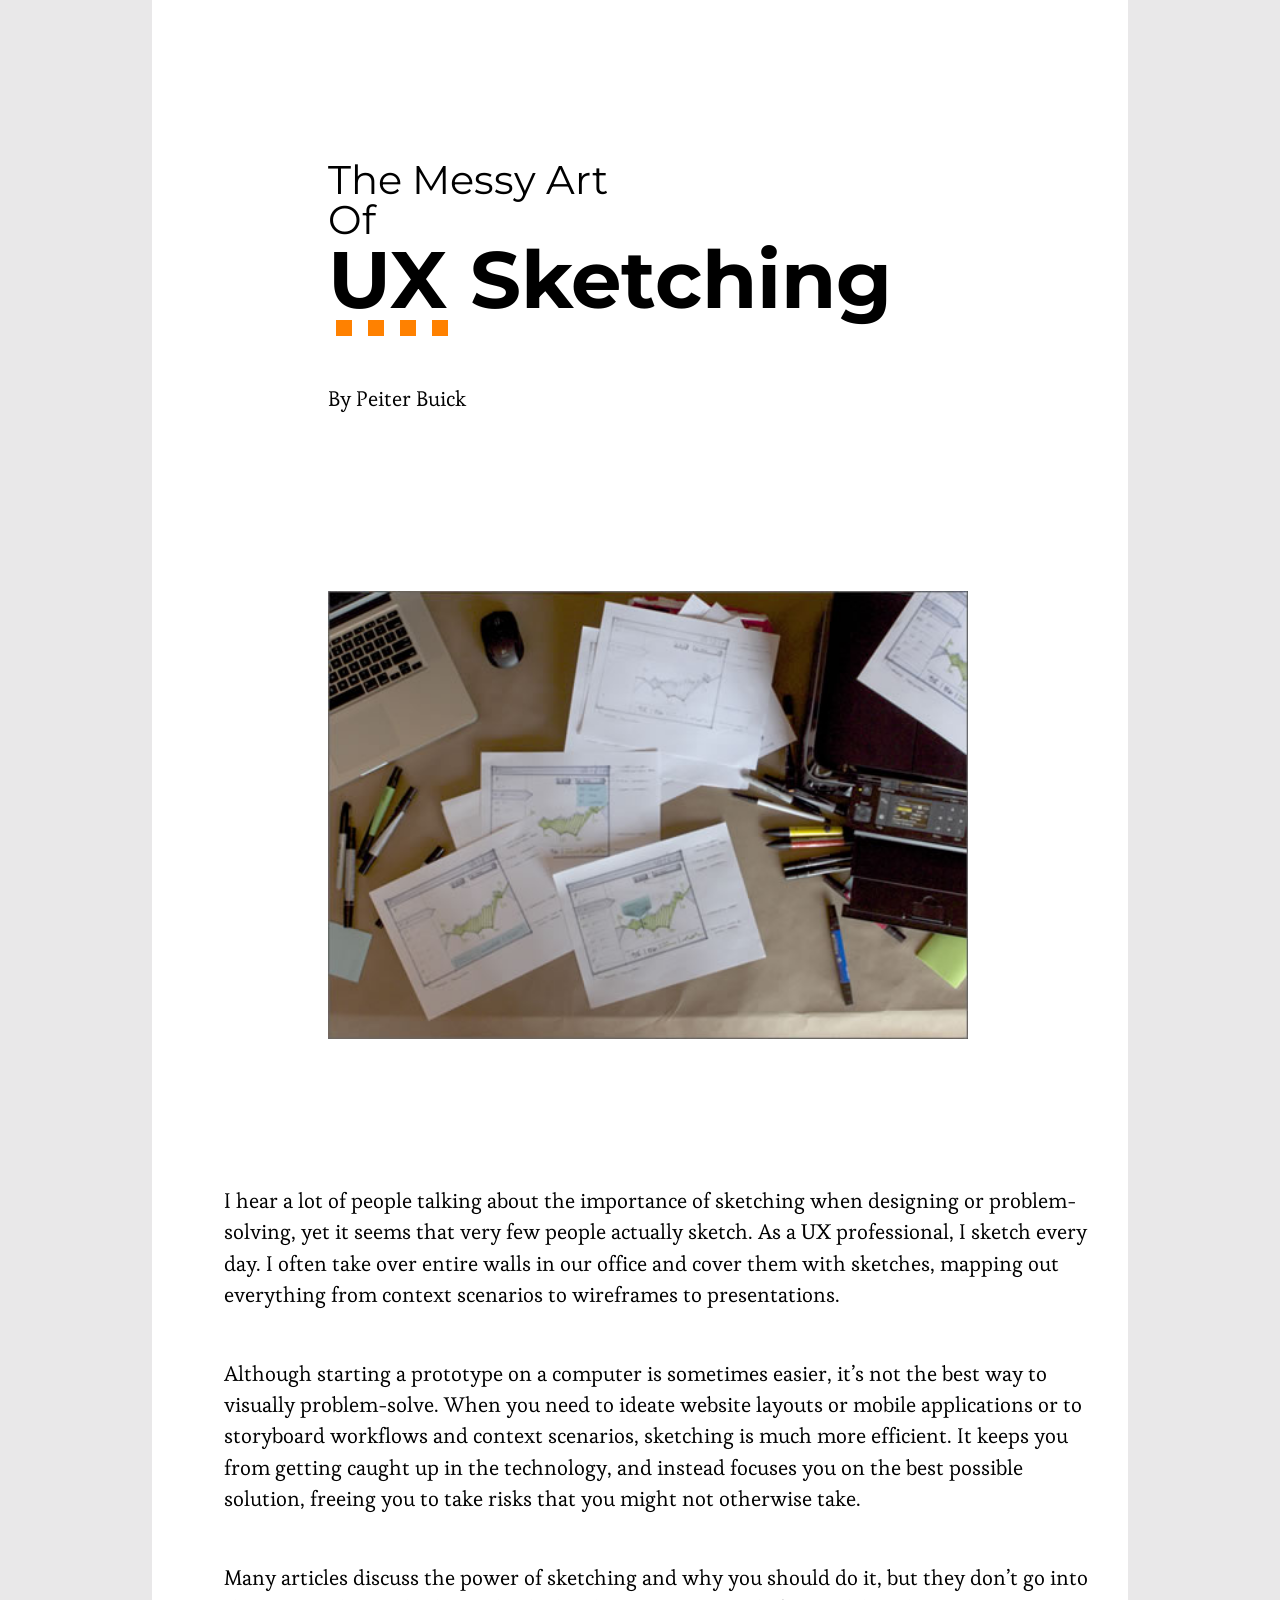
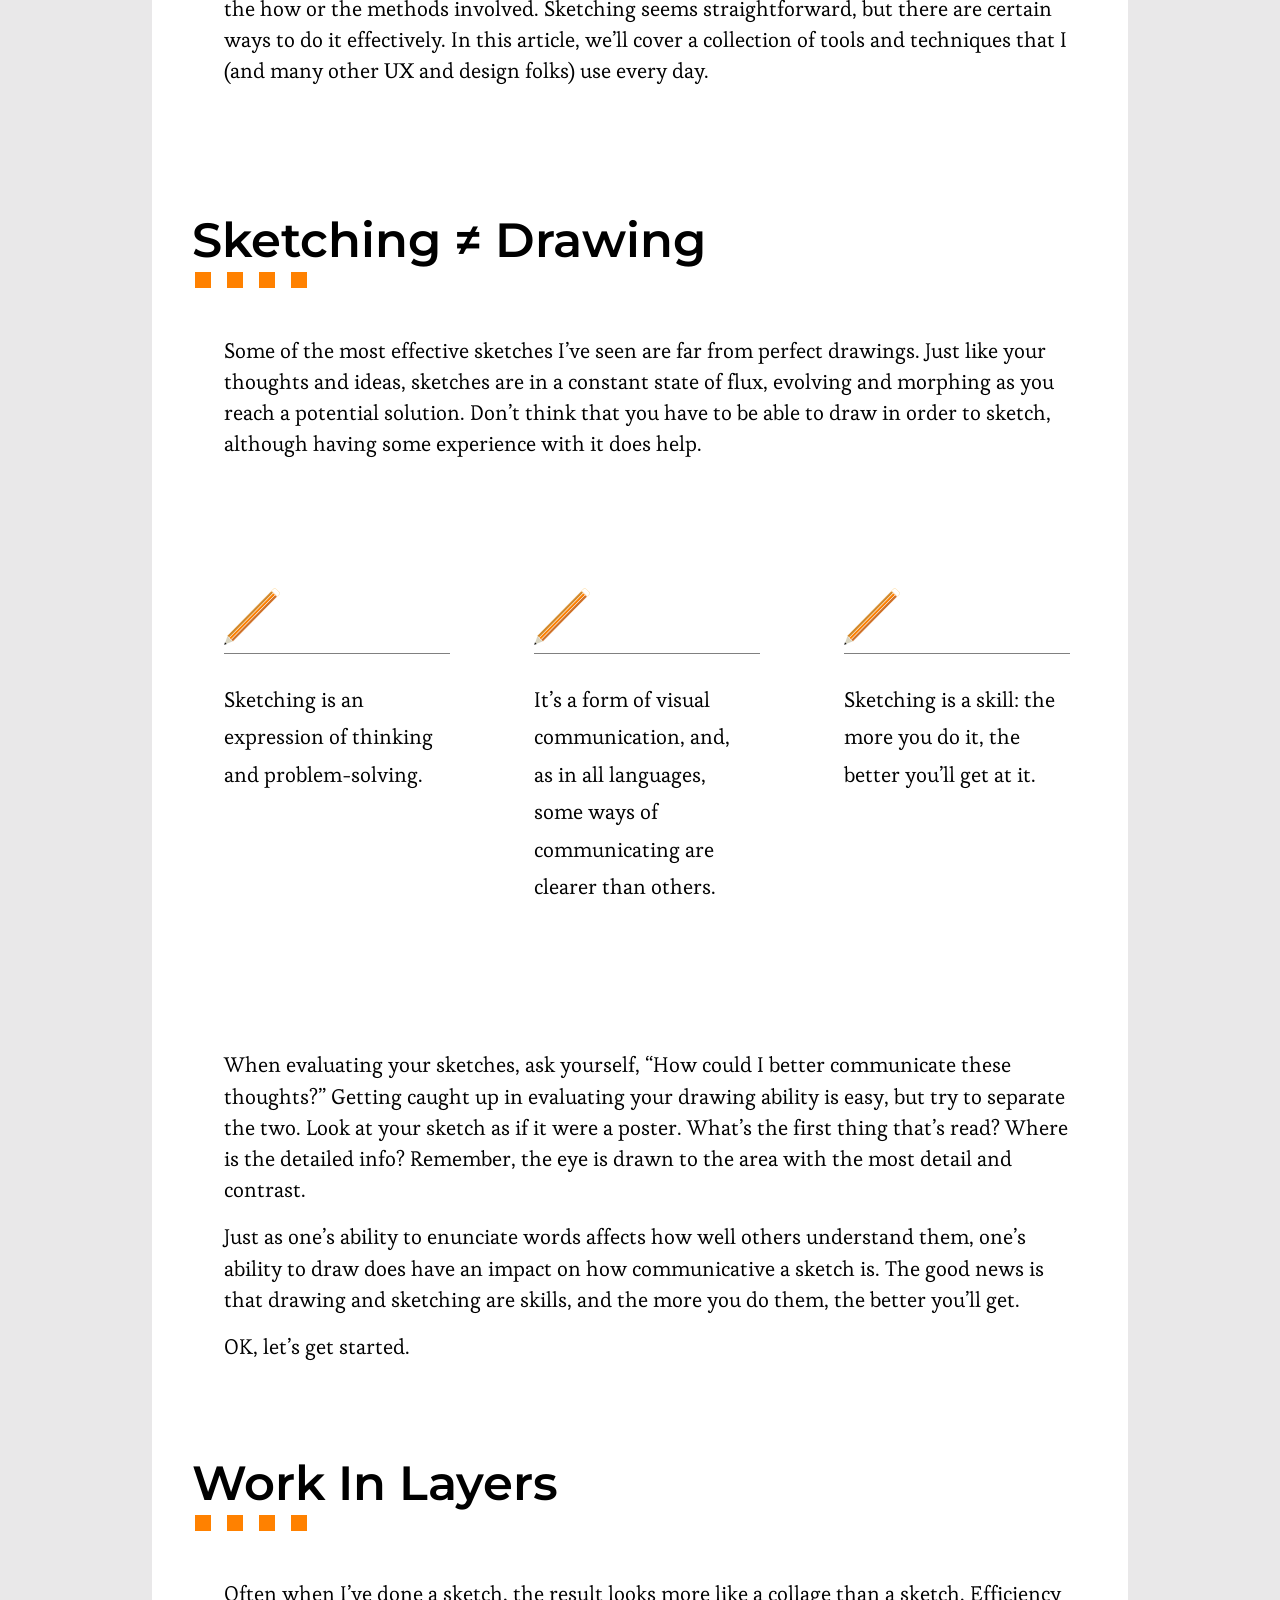
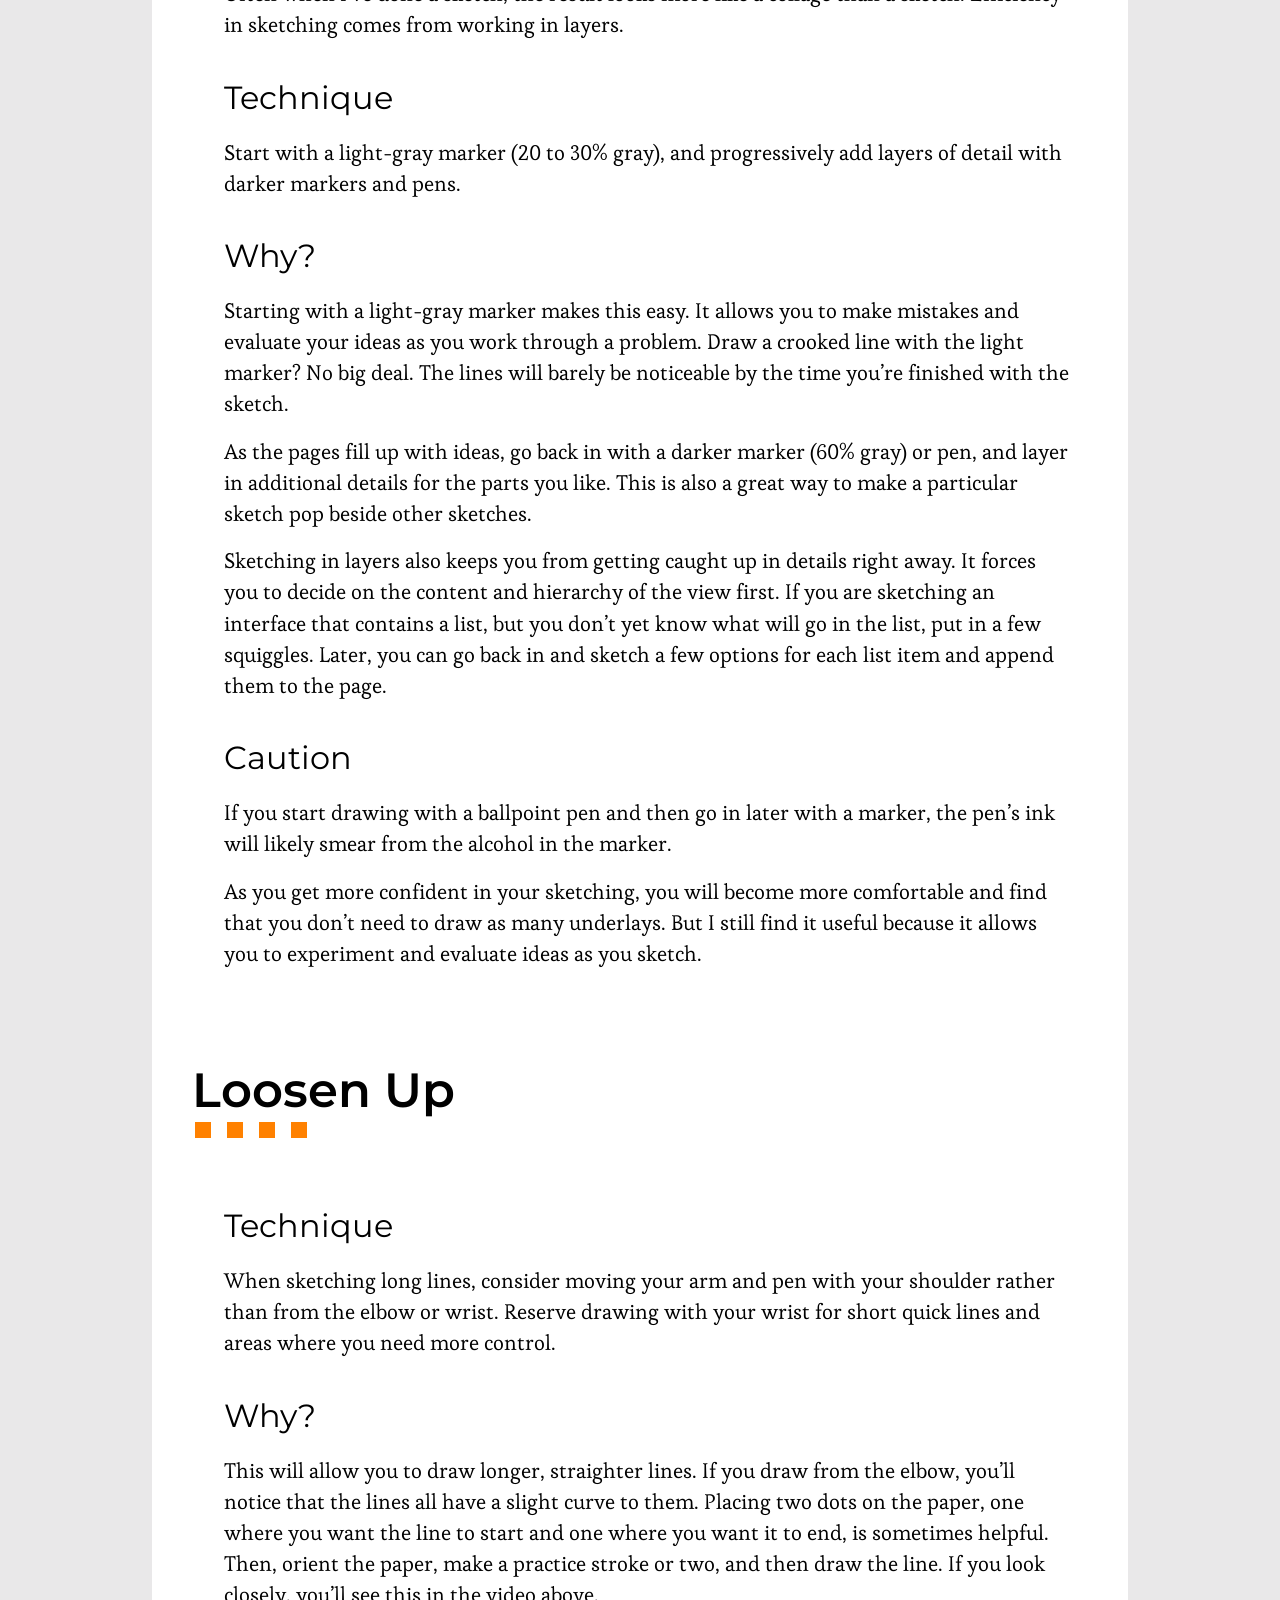
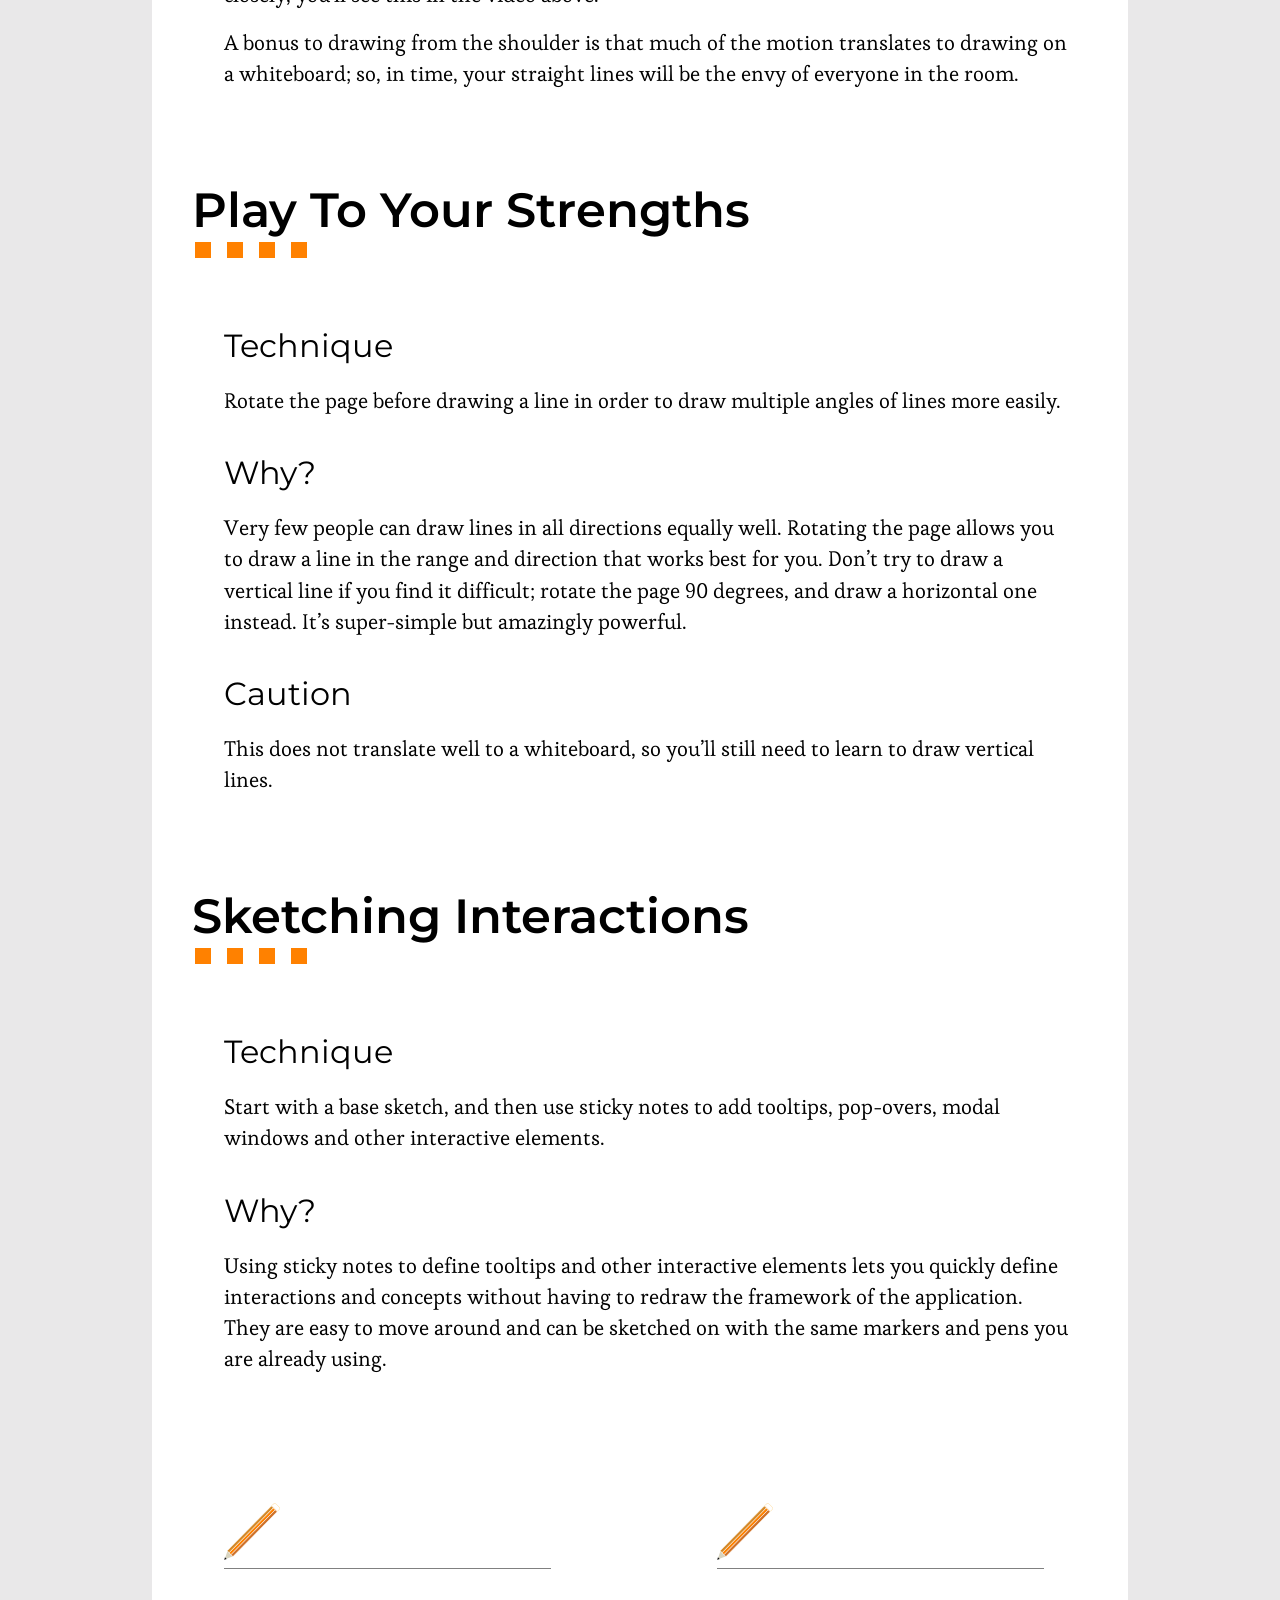
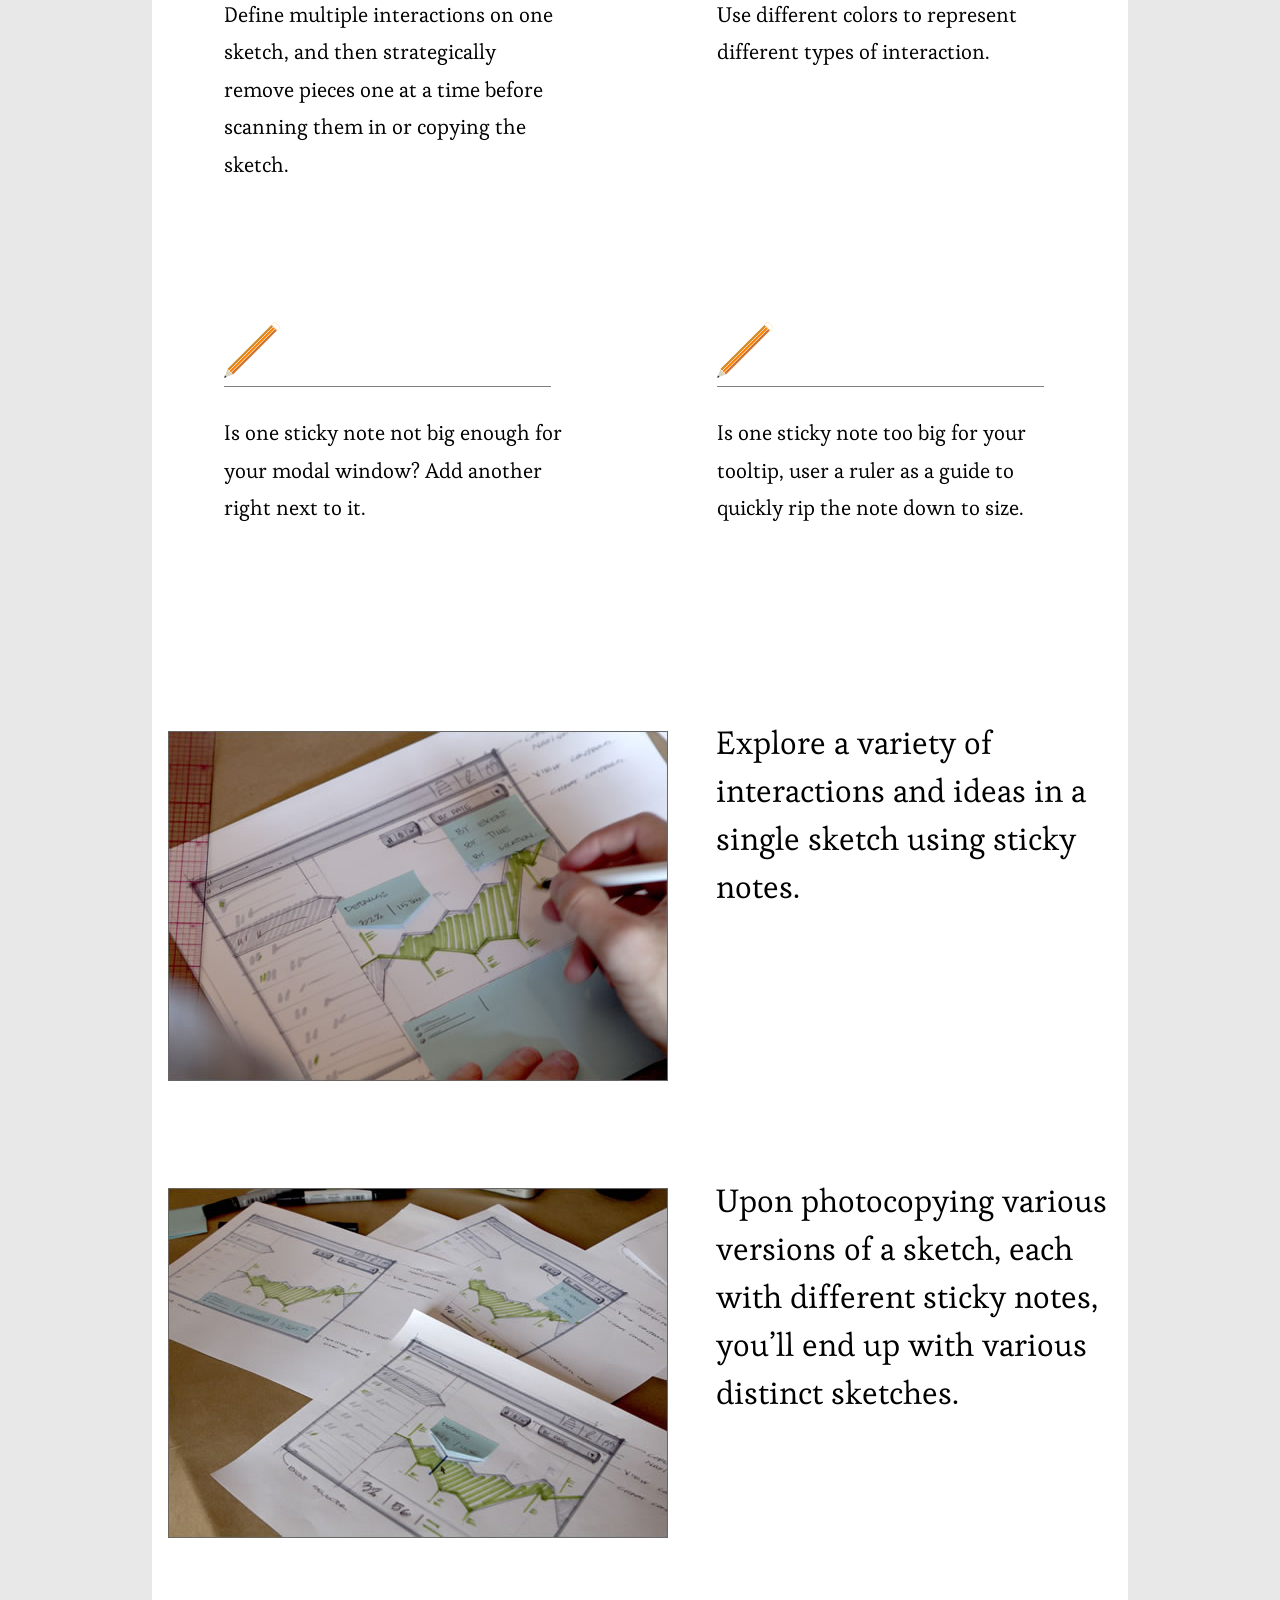
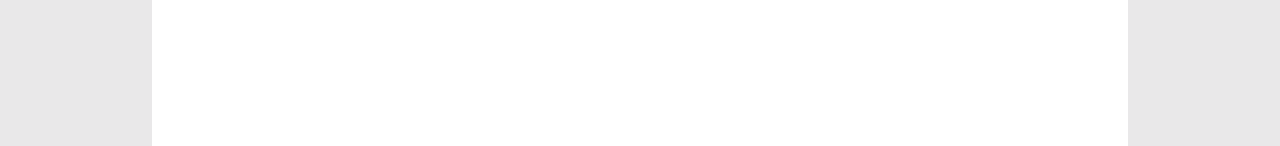
<file: contrast-dwozny2/index.html>
<!DOCTYPE html>
<html lang="en">
  <head>
    <meta charset="utf-8" />
    <meta http-equiv="x-ua-compatible" content="ie=edge" />
    <title>The Messy Art Of UX Sketching</title>
    <meta name="description" content="" />
    <meta name="viewport" content="width=device-width, initial-scale=1" />

    <link rel="stylesheet" href="css/reset.css" />
    <link rel="stylesheet" href="css/style.css" />
    <link
      href="https://fonts.googleapis.com/css?family=Esteban|Lora|Montserrat:300,400,700&display=swap"
      rel="stylesheet"
    />

    <!-- chose sans serif montserat to contrast with body lora. H1's are a heavier font than body to add heiarchy. chose Lora becuase the top is about sketching, something casual but also kinda fun. i feel lora kinda reflects the 'fun' part.  -->
  </head>
  <body>
    <article class="main-area">
      <header>
        <h1>
          The Messy Art <br />Of<br />
          <span>UX Sketching</span>
        </h1>
        <ul class="dots">
          <li></li>
          <li></li>
          <li></li>
          <li></li>
        </ul>

        <p>By Peiter Buick</p>
      </header>

      <div class="background-fill">
      <figure class="pic1">
        
        <img src="img/7.jpg" alt="My Desk" />
        <figcaption>My Desk</figcaption>
      </figure>
      </div>

      <article class="intro">
        
          <p>
            I hear a lot of people talking about the importance of sketching
            when designing or problem-solving, yet it seems that very few people
            actually sketch. As a UX professional, I sketch every day. I often
            take over entire walls in our office and cover them with sketches,
            mapping out everything from context scenarios to wireframes to
            presentations.
          </p>

          <p>
            Although starting a prototype on a computer is sometimes easier,
            it’s not the best way to visually problem-solve. When you need to
            ideate website layouts or mobile applications or to storyboard
            workflows and context scenarios, sketching is much more efficient.
            It keeps you from getting caught up in the technology, and instead
            focuses you on the best possible solution, freeing you to take risks
            that you might not otherwise take.
          </p>

          <p>
            Many articles discuss the power of sketching and why you should do
            it, but they don’t go into the how or the methods involved.
            Sketching seems straightforward, but there are certain ways to do it
            effectively. In this article, we’ll cover a collection of tools and
            techniques that I (and many other UX and design folks) use every
            day.
          </p>
        </div>
      </article>

      <section class="section-1">
        <!-- <div class="background-fill"> -->
        <h2>Sketching ≠ Drawing</h2>
        
        <ul class="dots">
          <li></li>
          <li></li>
          <li></li>
          <li></li>
        </ul>

        <p>
          Some of the most effective sketches I’ve seen are far from perfect
          drawings. Just like your thoughts and ideas, sketches are in a
          constant state of flux, evolving and morphing as you reach a potential
          solution. Don’t think that you have to be able to draw in order to
          sketch, although having some experience with it does help.
        </p>

        <ul>
          <li>
              <img src="img/pencil.svg" alt="pencil">
              Sketching is an expression of thinking and problem-solving.</li>
          <li>
              <img src="img/pencil.svg" alt="pencil">
            It’s a form of visual communication, and, as in all languages, some
            ways of communicating are clearer than others.
          </li>
          <li>
              <img src="img/pencil.svg" alt="pencil">
            Sketching is a skill: the more you do it, the better you’ll get at
            it.
          </li>
        </ul>

        <p>
          When evaluating your sketches, ask yourself, “How could I better
          communicate these thoughts?” Getting caught up in evaluating your
          drawing ability is easy, but try to separate the two. Look at your
          sketch as if it were a poster. What’s the first thing that’s read?
          Where is the detailed info? Remember, the eye is drawn to the area
          with the most detail and contrast.
        </p>

        <p>
          Just as one’s ability to enunciate words affects how well others
          understand them, one’s ability to draw does have an impact on how
          communicative a sketch is. The good news is that drawing and sketching
          are skills, and the more you do them, the better you’ll get.
        </p>

        <p>OK, let’s get started.</p>
      </div>
      </section>

      <section>
        <h2>Work In Layers</h2>
        <ul class="dots">
          <li></li>
          <li></li>
          <li></li>
          <li></li>
        </ul>

        <p>
          Often when I’ve done a sketch, the result looks more like a collage
          than a sketch. Efficiency in sketching comes from working in layers.
        </p>

        <h3>Technique</h3>

        <p>
          Start with a light-gray marker (20 to 30% gray), and progressively add
          layers of detail with darker markers and pens.
        </p>

        <h3>Why?</h3>

        <p>
          Starting with a light-gray marker makes this easy. It allows you to
          make mistakes and evaluate your ideas as you work through a problem.
          Draw a crooked line with the light marker? No big deal. The lines will
          barely be noticeable by the time you’re finished with the sketch.
        </p>

        <p>
          As the pages fill up with ideas, go back in with a darker marker (60%
          gray) or pen, and layer in additional details for the parts you like.
          This is also a great way to make a particular sketch pop beside other
          sketches.
        </p>

        <p>
          Sketching in layers also keeps you from getting caught up in details
          right away. It forces you to decide on the content and hierarchy of
          the view first. If you are sketching an interface that contains a
          list, but you don’t yet know what will go in the list, put in a few
          squiggles. Later, you can go back in and sketch a few options for each
          list item and append them to the page.
        </p>

        <h3>Caution</h3>

        <p>
          If you start drawing with a ballpoint pen and then go in later with a
          marker, the pen’s ink will likely smear from the alcohol in the
          marker.
        </p>

        <p>
          As you get more confident in your sketching, you will become more
          comfortable and find that you don’t need to draw as many underlays.
          But I still find it useful because it allows you to experiment and
          evaluate ideas as you sketch.
        </p>
      </section>
      <section>
        <h2>Loosen Up</h2>
        <ul class="dots">
          <li></li>
          <li></li>
          <li></li>
          <li></li>
        </ul>

        <h3>Technique</h3>

        <p>
          When sketching long lines, consider moving your arm and pen with your
          shoulder rather than from the elbow or wrist. Reserve drawing with
          your wrist for short quick lines and areas where you need more
          control.
        </p>

        <h3>Why?</h3>

        <p>
          This will allow you to draw longer, straighter lines. If you draw from
          the elbow, you’ll notice that the lines all have a slight curve to
          them. Placing two dots on the paper, one where you want the line to
          start and one where you want it to end, is sometimes helpful. Then,
          orient the paper, make a practice stroke or two, and then draw the
          line. If you look closely, you’ll see this in the video above.
        </p>

        <p>
          A bonus to drawing from the shoulder is that much of the motion
          translates to drawing on a whiteboard; so, in time, your straight
          lines will be the envy of everyone in the room.
        </p>
      </section>

      <section>
        <h2>Play To Your Strengths</h2>
        <ul class="dots">
          <li></li>
          <li></li>
          <li></li>
          <li></li>
        </ul>

        <h3>Technique</h3>

        <p>
          Rotate the page before drawing a line in order to draw multiple angles
          of lines more easily.
        </p>

        <h3>Why?</h3>

        <p>
          Very few people can draw lines in all directions equally well.
          Rotating the page allows you to draw a line in the range and direction
          that works best for you. Don’t try to draw a vertical line if you find
          it difficult; rotate the page 90 degrees, and draw a horizontal one
          instead. It’s super-simple but amazingly powerful.
        </p>

        <h3>Caution</h3>

        <p>
          This does not translate well to a whiteboard, so you’ll still need to
          learn to draw vertical lines.
        </p>
      </section>

      <section>
        <h2>Sketching Interactions</h2>
        <ul class="dots">
          <li></li>
          <li></li>
          <li></li>
          <li></li>
        </ul>

        <h3>Technique</h3>

        <p>
          Start with a base sketch, and then use sticky notes to add tooltips,
          pop-overs, modal windows and other interactive elements.
        </p>

        <h3>Why?</h3>

        <p>
          Using sticky notes to define tooltips and other interactive elements
          lets you quickly define interactions and concepts without having to
          redraw the framework of the application. They are easy to move around
          and can be sketched on with the same markers and pens you are already
          using.
        </p>

        <ul class="list-2">
          <li>
            <img src="img/pencil.svg" alt="pencil">
            Define multiple interactions on one sketch, and then strategically
            remove pieces one at a time before scanning them in or copying the
            sketch.
          </li>
          <li>
              <img src="img/pencil.svg" alt="pencil">
            Use different colors to represent different types of interaction.
          </li>
          <li>
              <img src="img/pencil.svg" alt="pencil">
            Is one sticky note not big enough for your modal window? Add another
            right next to it.
          </li>
          <li>
              <img src="img/pencil.svg" alt="pencil">
            Is one sticky note too big for your tooltip, user a ruler as a guide
            to quickly rip the note down to size.
          </li>
        </ul>
        <figure class="flex-default">
          <img src="img/6.jpg" alt="Sketching" />
          <figcaption>
            Explore a variety of interactions and ideas in a single sketch using
            sticky notes.
          </figcaption>
        </figure>

        <figure class="flex-default">
          <img src="img/8.jpg" alt="Sketches" />
          <figcaption>
            Upon photocopying various versions of a sketch, each with different
            sticky notes, you’ll end up with various distinct sketches.
          </figcaption>
        </figure>
      </section>
    </article>
  </body>
</html>
</file>
<file: contrast-dwozny2/css/style.css>
/* font-family: 'Montserrat', sans-serif;
font-family: 'Lora', serif;
font-family: 'Esteban', serif; */

/* default color white, grey, baby blue ?? */

body {
  background: #e9e8e9;
}

.main-area {
  width: 960px;
  margin: 0 auto;
  font-family: "Esteban", serif;
  font-size: 1.3rem;
  background-color: white;
  padding-left: 1rem;
}

h1,
h2,
h3 {
  font-family: "Montserrat", "sans-serif";
  font-size: 2.5rem;
  font-weight: 400;
  padding-bottom: 3rem;
}

h2 {
  font-weight: 600;
  font-size: 3rem;
}

h3 {
  font-size: 2rem;
  padding-bottom: 1.5rem;
  padding-top: 1.5rem;
}

header {
  padding: 10rem 0rem;
  margin: 0 auto;
  width: 40rem;
  font-weight: 100;
  /* background-color: #61b7cf; */
}

header span {
  font-size: 5rem;
  font-weight: 700;
}

header p {
  /* padding-top: 3rem; */
}

header h1 {
  padding-bottom: 0rem;
}



ul {
  display: flex;
  padding: 3rem 3.5rem;
  justify-content: space-between;
  background-color: white;
  margin: 5rem 0rem;
}

/* fill with color or make border diffrent color for contrast */
li {
  /* border: solid black 1px; */
  padding:  0rem 1rem 1rem 0rem;
  width: 25%;
  line-height: 1.8;
}

.list-2{
  flex-wrap: wrap;
  align-content: space-between;
  height: 40rem;
}

.list-2 li{
  width: 40%;
}

li img{
  width: 3.5rem;
  padding-right: 80%;
  border-bottom: grey solid 1px;
  padding-bottom: .5rem;
  margin-bottom: 1rem;
}

.dots {
  width: 10rem;
  display: flex;
  justify-content: start;
  padding: 0 0 3rem 0.1rem;
}

header > .dots {
  padding-left: 0.5rem;
}

.dots > li {
  width: 1rem;
  height: 1rem;
  margin-right: 1rem;
  background-color: #ff8100;
  border: none;
  padding: 0rem;
}

.dots {
  background: white;
  margin: 0;
}

/* ul li {
  background: white;
  border-left: solid #abddf1 5px;
} */

img {
  width: 100%;
}

.pic1 {
  width: 40rem;
  margin: 0 auto;
  color: white;
  font-size: 1rem;
}

.pic1 figcaption {
  padding-top: 1rem;
}

.intro {
  display: flex;
  flex-wrap: wrap;
  padding-left: 3.5rem;
  padding-top: 7rem;
}

.background-fill-1,
.background-fill {
  width: 100%;
  /* 83b4b3 */
  background: white;
  /* padding: 3.5rem; */
  color: white;
}

.background-fill-1 {
  /* padding: 0rem 3.5rem; */
}

.intro > * {
  flex: 100%;
  padding-right: 2rem;
  padding-bottom: 2rem;
}

h2 {
  padding-bottom: 0.5rem;
}

/* add color and make sure spacing and postioning and size seperates all sections  */
/* try to make the section span the whole browser ! past the the body !*/
article,
section {
  padding-bottom: 5rem;
}

section p {
  padding-left: 3.5rem;
  padding-right: 3.5rem;
}

section h2 {
  padding-left: 1.5rem;
}

section h3 {
  padding-left: 3.5rem;
}

.dots {
  padding-left: 1.7rem;
}

.flex-default {
  display: flex;
  padding: 3rem 0rem;
}

.flex-default figcaption {
  font-size: 2rem;
  line-height: 1.5;
}

.flex-default img {
  padding-top: 0.7rem;
  padding-right: 3rem;
}
</file>
